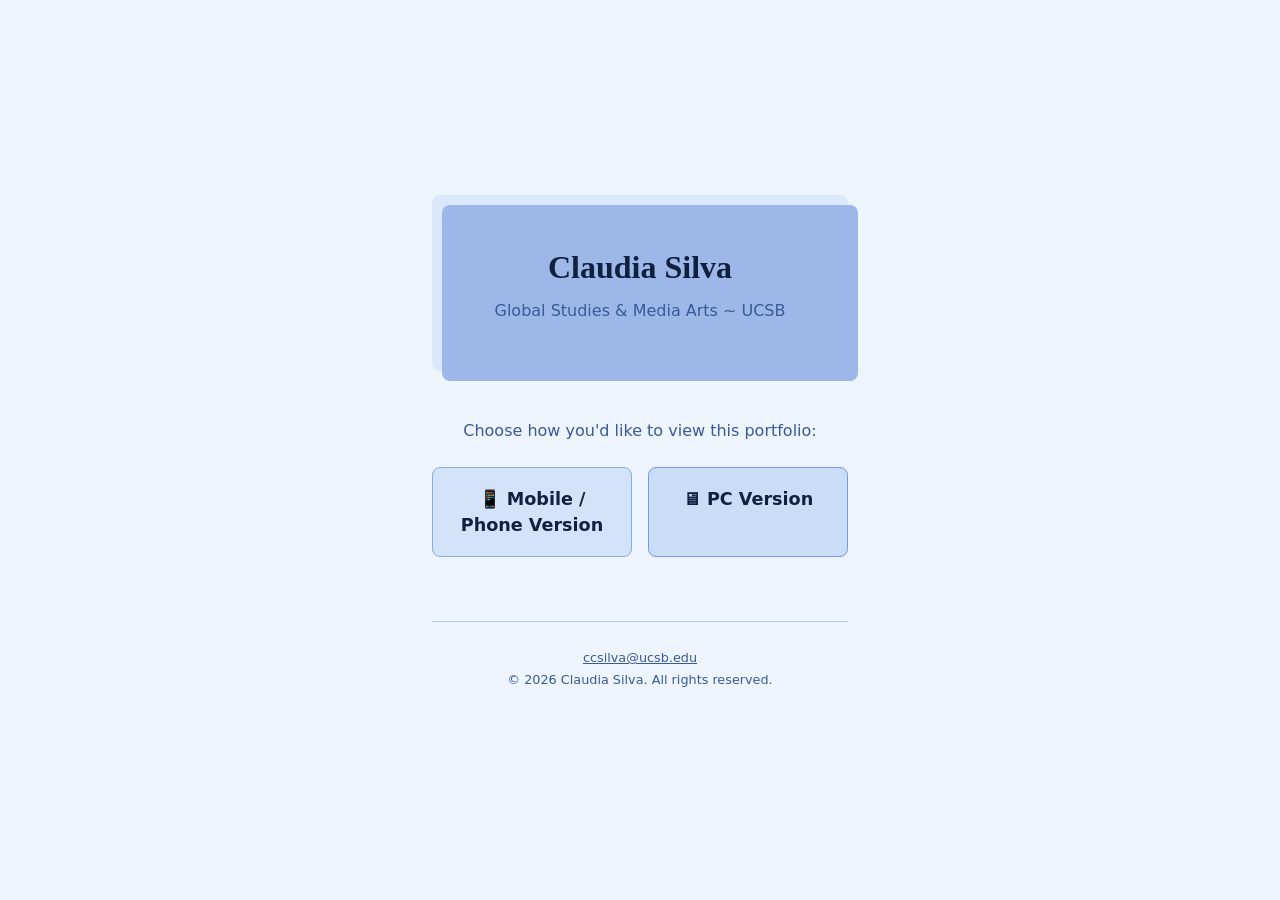
<file: index.html>
<!DOCTYPE html>
<html lang="en">
<head>
  <meta charset="utf-8">
  <meta name="viewport" content="width=device-width, initial-scale=1">
  <script>(function(){try{var t=localStorage.getItem('theme');if(t)document.documentElement.setAttribute('data-theme',t);}catch(e){}})();</script>

  <title>Claudia Silva ~ portfolio</title>

  <link rel="stylesheet" href="common.css">
  <link rel="stylesheet" href="landing.css">
</head>
<body class="landing">

<div class="landing-content">
  <header class="card">
    <h1>Claudia Silva</h1>
    <p>Global Studies & Media Arts ~ UCSB</p>
  </header>

  <p class="landing-intro">Choose how you'd like to view this portfolio:</p>

  <div class="landing-buttons">
    <a class="landing-btn mobile" href="mobile.html">&#128241; Mobile / Phone Version</a>
    <a class="landing-btn desktop" href="desktop.html">&#128421; PC Version</a>
  </div>

  <footer class="site-footer">
    <p><a href="mailto:ccsilva@ucsb.edu">ccsilva@ucsb.edu</a></p>
    <p>&copy; 2026 Claudia Silva. All rights reserved.</p>
  </footer>
</div>

</body>
</html>
</file>
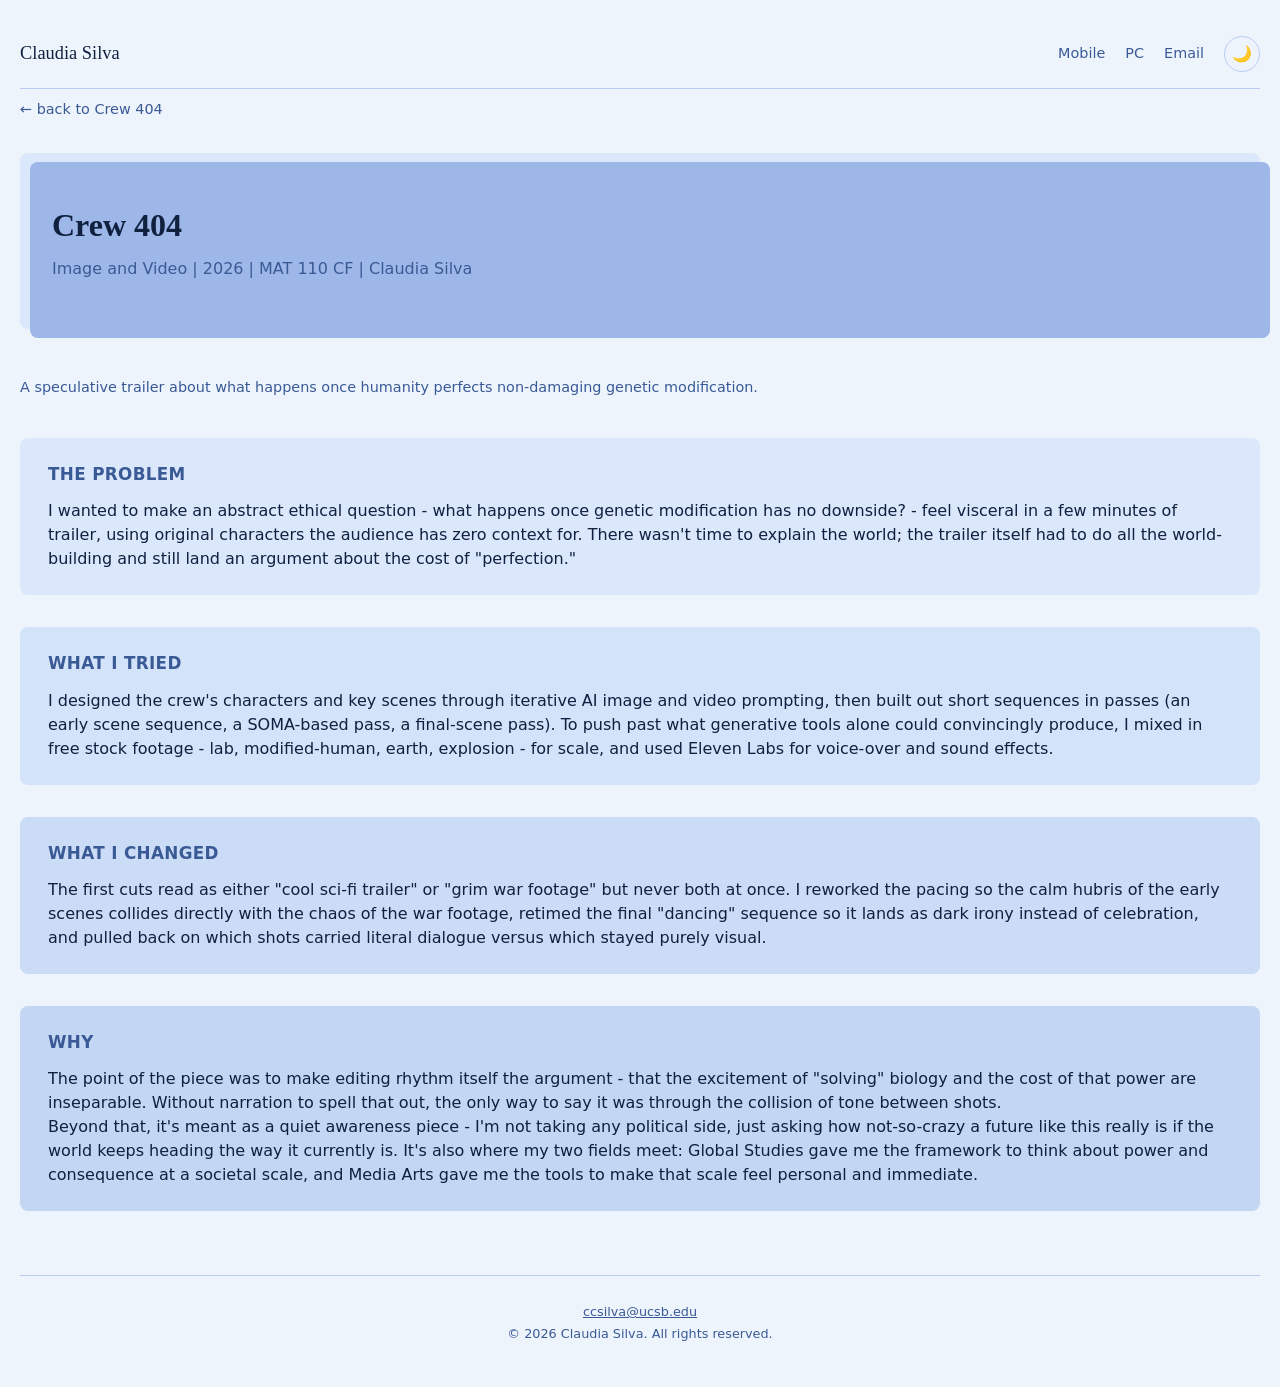
<file: case-crew.html>
<!DOCTYPE html>
<html lang="en">
<head>
  <meta charset="utf-8">
  <meta name="viewport" content="width=device-width, initial-scale=1">
  <script>(function(){try{var t=localStorage.getItem('theme');if(t)document.documentElement.setAttribute('data-theme',t);}catch(e){}})();</script>

  <title>Crew 404 ~ case study</title>

  <link rel="stylesheet" href="common.css">
  <link rel="stylesheet" href="case.css">
</head>
<body>

<nav class="site-nav">
  <a class="site-name" href="index.html">Claudia Silva</a>
  <div class="site-nav-links">
    <a href="mobile.html">Mobile</a>
    <a href="desktop.html">PC</a>
    <a href="mailto:ccsilva@ucsb.edu">Email</a>
    <button type="button" class="theme-toggle" data-theme-toggle aria-label="Toggle dark mode">🌙</button>
  </div>
</nav>

<a class="case-back" href="desktop.html#crew404">&larr; back to Crew 404</a>

<header class="card">
  <h1>Crew 404</h1>
  <p>Image and Video | 2026 | MAT 110 CF | Claudia Silva</p>
</header>

<main>
  <p class="case-meta">A speculative trailer about what happens once humanity perfects non-damaging genetic modification.</p>

  <section class="case-section">
    <h2>The problem</h2>
    <p>
      I wanted to make an abstract ethical question - what happens once genetic modification has no downside? - feel visceral in a few minutes of trailer, using original characters the audience has zero context for. There wasn't time to explain the world; the trailer itself had to do all the world-building and still land an argument about the cost of "perfection."
    </p>
  </section>

  <section class="case-section">
    <h2>What I tried</h2>
    <p>
      I designed the crew's characters and key scenes through iterative AI image and video prompting, then built out short sequences in passes (an early scene sequence, a SOMA-based pass, a final-scene pass). To push past what generative tools alone could convincingly produce, I mixed in free stock footage - lab, modified-human, earth, explosion - for scale, and used Eleven Labs for voice-over and sound effects.
    </p>
  </section>

  <section class="case-section">
    <h2>What I changed</h2>
    <p>
      The first cuts read as either "cool sci-fi trailer" or "grim war footage" but never both at once. I reworked the pacing so the calm hubris of the early scenes collides directly with the chaos of the war footage, retimed the final "dancing" sequence so it lands as dark irony instead of celebration, and pulled back on which shots carried literal dialogue versus which stayed purely visual.
    </p>
  </section>

  <section class="case-section">
    <h2>Why</h2>
    <p>
      The point of the piece was to make editing rhythm itself the argument - that the excitement of "solving" biology and the cost of that power are inseparable. Without narration to spell that out, the only way to say it was through the collision of tone between shots.
    </p>
    <p>
      Beyond that, it's meant as a quiet awareness piece - I'm not taking any political side, just asking how not-so-crazy a future like this really is if the world keeps heading the way it currently is. It's also where my two fields meet: Global Studies gave me the framework to think about power and consequence at a societal scale, and Media Arts gave me the tools to make that scale feel personal and immediate.
    </p>
  </section>
</main>

<footer class="site-footer">
  <p><a href="mailto:ccsilva@ucsb.edu">ccsilva@ucsb.edu</a></p>
  <p>&copy; 2026 Claudia Silva. All rights reserved.</p>
</footer>

<script src="common.js"></script>

</body>
</html>
</file>
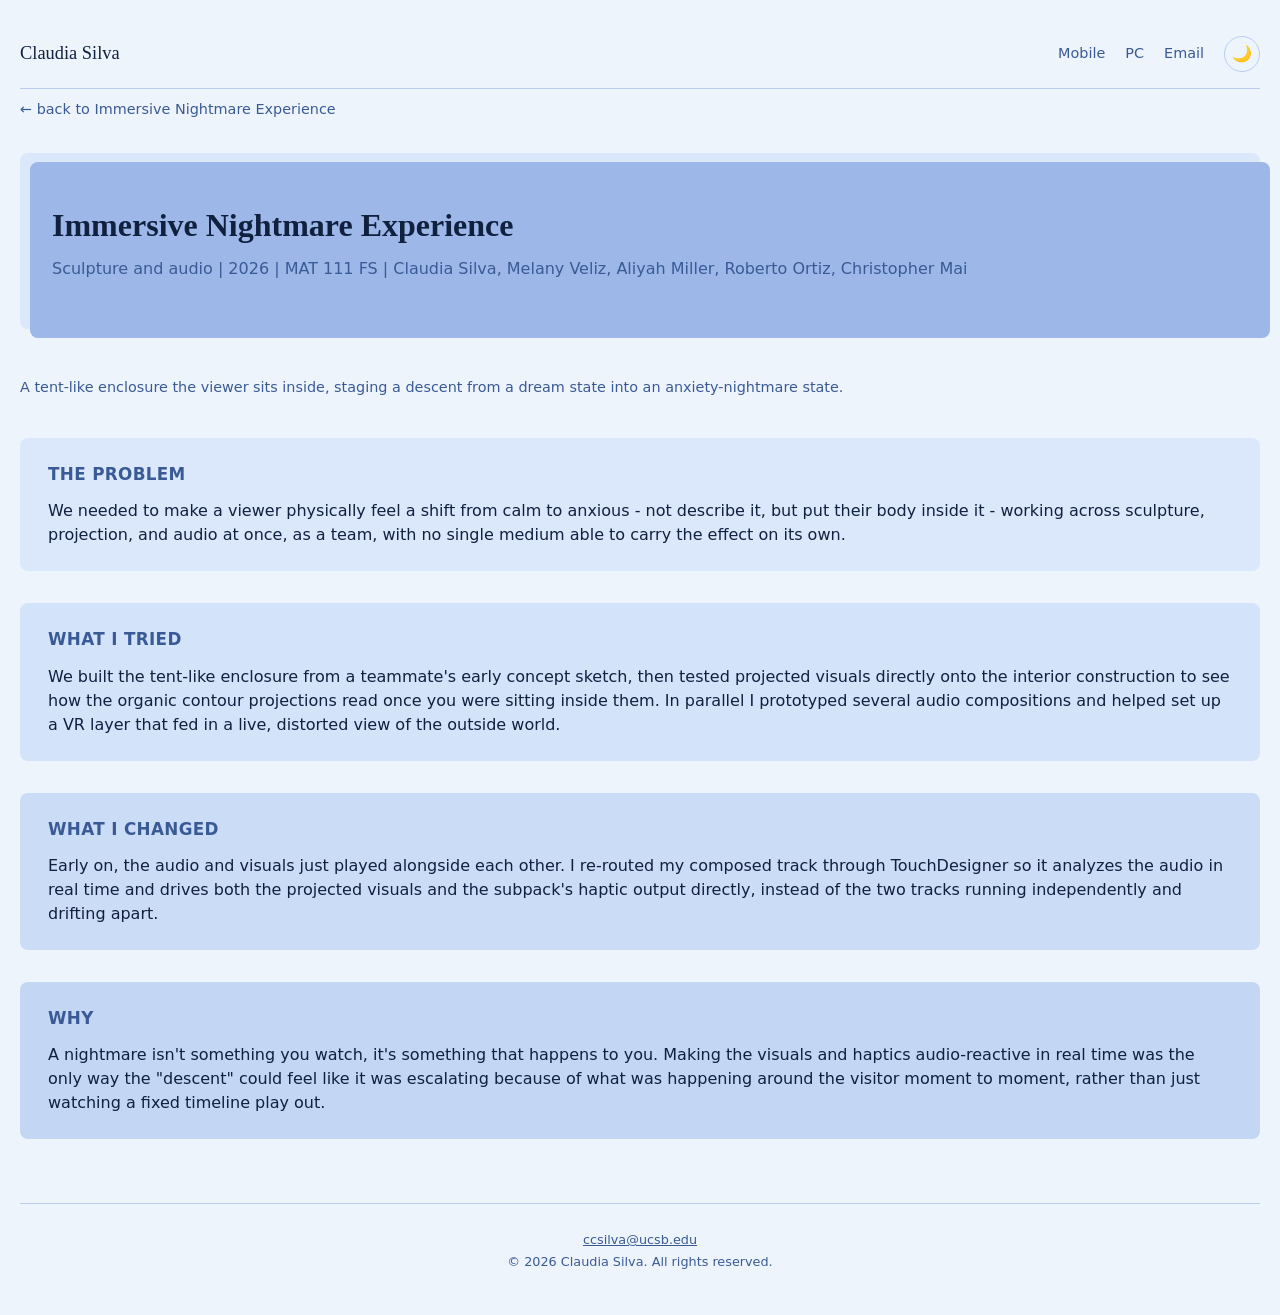
<file: case-nexp.html>
<!DOCTYPE html>
<html lang="en">
<head>
  <meta charset="utf-8">
  <meta name="viewport" content="width=device-width, initial-scale=1">
  <script>(function(){try{var t=localStorage.getItem('theme');if(t)document.documentElement.setAttribute('data-theme',t);}catch(e){}})();</script>

  <title>Immersive Nightmare Experience ~ case study</title>

  <link rel="stylesheet" href="common.css">
  <link rel="stylesheet" href="case.css">
</head>
<body>

<nav class="site-nav">
  <a class="site-name" href="index.html">Claudia Silva</a>
  <div class="site-nav-links">
    <a href="mobile.html">Mobile</a>
    <a href="desktop.html">PC</a>
    <a href="mailto:ccsilva@ucsb.edu">Email</a>
    <button type="button" class="theme-toggle" data-theme-toggle aria-label="Toggle dark mode">🌙</button>
  </div>
</nav>

<a class="case-back" href="desktop.html#nexp">&larr; back to Immersive Nightmare Experience</a>

<header class="card">
  <h1>Immersive Nightmare Experience</h1>
  <p>Sculpture and audio | 2026 | MAT 111 FS | Claudia Silva, Melany Veliz, Aliyah Miller, Roberto Ortiz, Christopher Mai</p>
</header>

<main>
  <p class="case-meta">A tent-like enclosure the viewer sits inside, staging a descent from a dream state into an anxiety-nightmare state.</p>

  <section class="case-section">
    <h2>The problem</h2>
    <p>
      We needed to make a viewer physically feel a shift from calm to anxious - not describe it, but put their body inside it - working across sculpture, projection, and audio at once, as a team, with no single medium able to carry the effect on its own.
    </p>
  </section>

  <section class="case-section">
    <h2>What I tried</h2>
    <p>
      We built the tent-like enclosure from a teammate's early concept sketch, then tested projected visuals directly onto the interior construction to see how the organic contour projections read once you were sitting inside them. In parallel I prototyped several audio compositions and helped set up a VR layer that fed in a live, distorted view of the outside world.
    </p>
  </section>

  <section class="case-section">
    <h2>What I changed</h2>
    <p>
      Early on, the audio and visuals just played alongside each other. I re-routed my composed track through TouchDesigner so it analyzes the audio in real time and drives both the projected visuals and the subpack's haptic output directly, instead of the two tracks running independently and drifting apart.
    </p>
  </section>

  <section class="case-section">
    <h2>Why</h2>
    <p>
      A nightmare isn't something you watch, it's something that happens to you. Making the visuals and haptics audio-reactive in real time was the only way the "descent" could feel like it was escalating because of what was happening around the visitor moment to moment, rather than just watching a fixed timeline play out.
    </p>
  </section>
</main>

<footer class="site-footer">
  <p><a href="mailto:ccsilva@ucsb.edu">ccsilva@ucsb.edu</a></p>
  <p>&copy; 2026 Claudia Silva. All rights reserved.</p>
</footer>

<script src="common.js"></script>

</body>
</html>
</file>
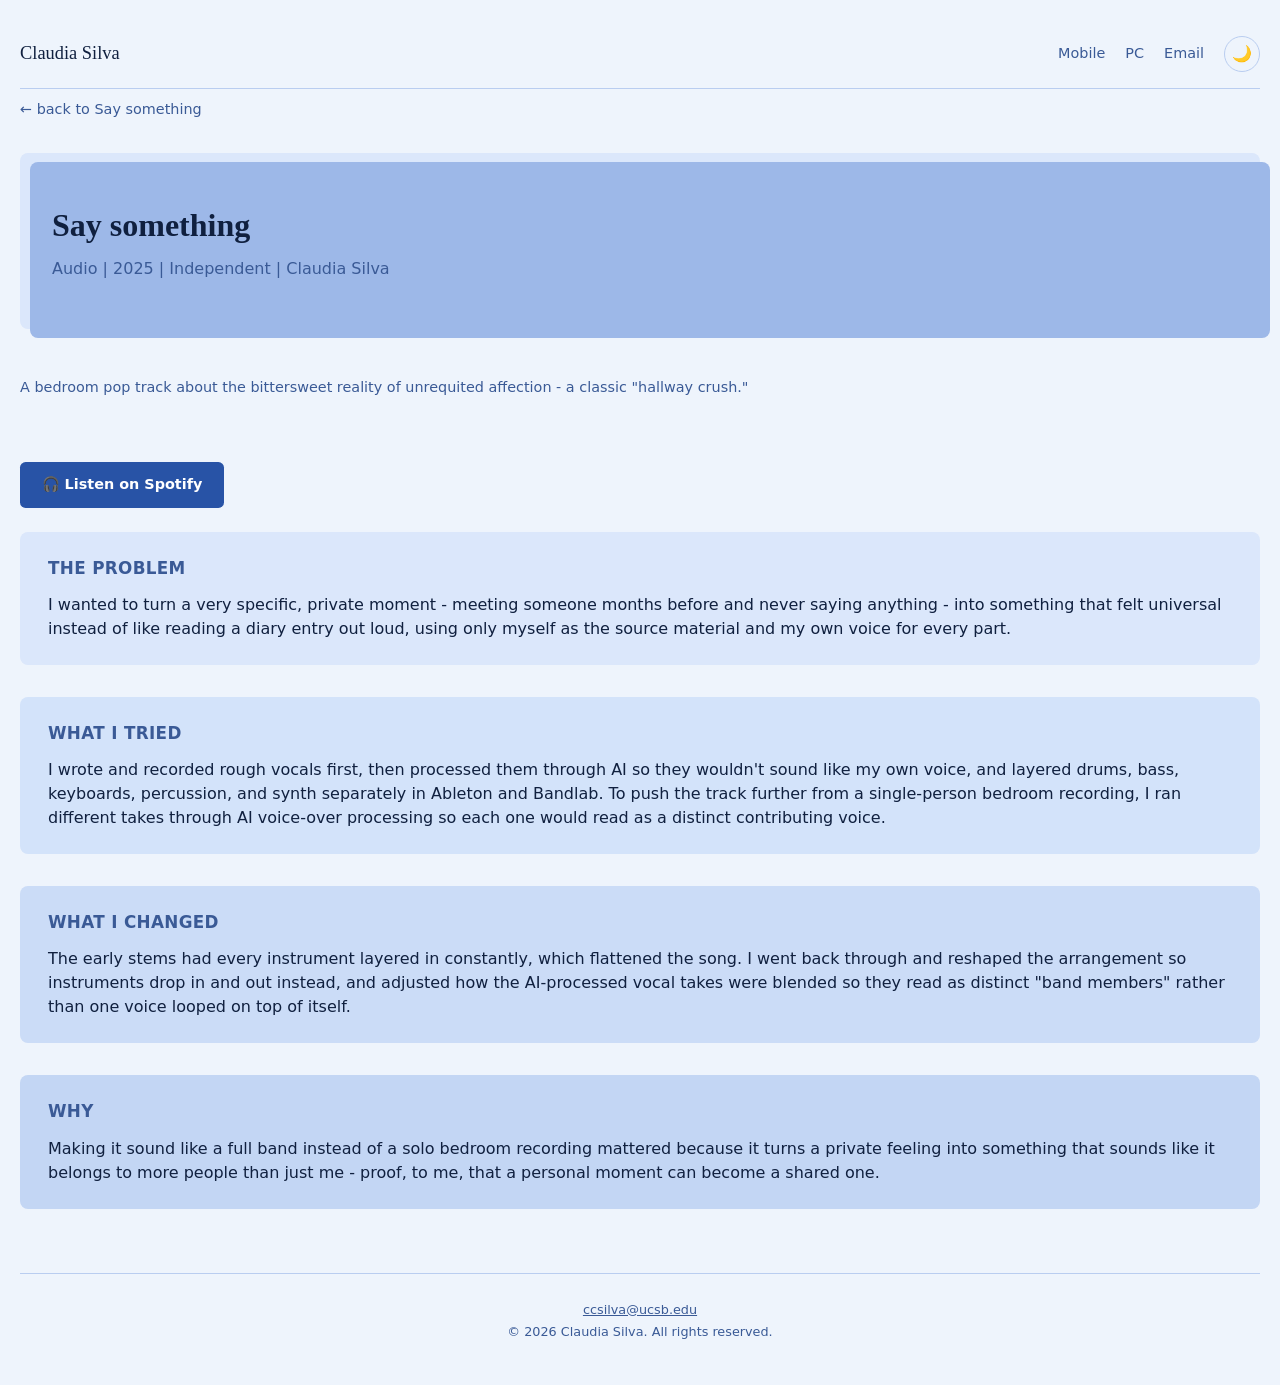
<file: case-saysmt.html>
<!DOCTYPE html>
<html lang="en">
<head>
  <meta charset="utf-8">
  <meta name="viewport" content="width=device-width, initial-scale=1">
  <script>(function(){try{var t=localStorage.getItem('theme');if(t)document.documentElement.setAttribute('data-theme',t);}catch(e){}})();</script>

  <title>Say something ~ case study</title>

  <link rel="stylesheet" href="common.css">
  <link rel="stylesheet" href="case.css">
</head>
<body>

<nav class="site-nav">
  <a class="site-name" href="index.html">Claudia Silva</a>
  <div class="site-nav-links">
    <a href="mobile.html">Mobile</a>
    <a href="desktop.html">PC</a>
    <a href="mailto:ccsilva@ucsb.edu">Email</a>
    <button type="button" class="theme-toggle" data-theme-toggle aria-label="Toggle dark mode">🌙</button>
  </div>
</nav>

<a class="case-back" href="desktop.html#saysmt">&larr; back to Say something</a>

<header class="card">
  <h1>Say something</h1>
  <p>Audio | 2025 | Independent | Claudia Silva</p>
</header>

<main>
  <p class="case-meta">A bedroom pop track about the bittersweet reality of unrequited affection - a classic "hallway crush."</p>

  <a class="btn" href="https://open.spotify.com/album/69P5ujsU7jsOLyKcj2JAEk?si=c976e1f453e9438d" target="_blank" rel="noopener">&#127911; Listen on Spotify</a>

  <section class="case-section">
    <h2>The problem</h2>
    <p>
      I wanted to turn a very specific, private moment - meeting someone months before and never saying anything - into something that felt universal instead of like reading a diary entry out loud, using only myself as the source material and my own voice for every part.
    </p>
  </section>

  <section class="case-section">
    <h2>What I tried</h2>
    <p>
      I wrote and recorded rough vocals first, then processed them through AI so they wouldn't sound like my own voice, and layered drums, bass, keyboards, percussion, and synth separately in Ableton and Bandlab. To push the track further from a single-person bedroom recording, I ran different takes through AI voice-over processing so each one would read as a distinct contributing voice.
    </p>
  </section>

  <section class="case-section">
    <h2>What I changed</h2>
    <p>
      The early stems had every instrument layered in constantly, which flattened the song. I went back through and reshaped the arrangement so instruments drop in and out instead, and adjusted how the AI-processed vocal takes were blended so they read as distinct "band members" rather than one voice looped on top of itself.
    </p>
  </section>

  <section class="case-section">
    <h2>Why</h2>
    <p>
      Making it sound like a full band instead of a solo bedroom recording mattered because it turns a private feeling into something that sounds like it belongs to more people than just me - proof, to me, that a personal moment can become a shared one.
    </p>
  </section>
</main>

<footer class="site-footer">
  <p><a href="mailto:ccsilva@ucsb.edu">ccsilva@ucsb.edu</a></p>
  <p>&copy; 2026 Claudia Silva. All rights reserved.</p>
</footer>

<script src="common.js"></script>

</body>
</html>
</file>
<file: common.css>
/* Shared base for every page: palette (light + dark), typography, the
   "card + depth square" component, nav/footer, and the process
   grid + slideshow.
   Mobile-first: everything below is written for a single-column phone
   layout by default. desktop.css / mobile.css only ADD to this with
   min-width media queries - nothing here assumes a wide screen. */

/* ---- light palette (default) ------------------------------------- */
:root {
  --bg:            #eef4fc;
  --ink:           #10203f;
  --ink-soft:      #3a5a96;

  --card-header:   #dbe7fb;
  --accent-header: #9db8e8;

  --card-crew:     #d3e3fa;
  --accent-crew:   #86ade6;

  --card-nexp:     #cbdcf7;
  --accent-nexp:   #6f9fe0;

  --card-saysmt:   #c3d6f4;
  --accent-saysmt: #5f8fd6;

  --panel:         #e4edfb;
  --panel-border:  #b9cdf0;
  --btn:           #2853a6;
  --btn-hover:     #1f3f82;
  --ring:          #5b82c4;
  --on-accent:     #ffffff;
}

/* ---- dark palette: its own chosen colors, not an inversion of the
   light set - swapped in automatically for users whose system prefers
   dark, unless they've explicitly picked "light" with the toggle --- */
@media (prefers-color-scheme: dark) {
  :root:not([data-theme="light"]) {
    --bg:            #050336;
    --ink:           #ffffff;
    --ink-soft:      #b9c4f0;

    --card-header:   #101046;
    --accent-header: #2541a8;

    --card-crew:     #0b2154;
    --accent-crew:   #1c5fc9;

    --card-nexp:     #0a2a5e;
    --accent-nexp:   #2f74d6;

    --card-saysmt:   #113a6b;
    --accent-saysmt: #1f6fb0;

    --panel:         #0a0850;
    --panel-border:  #23206e;
    --btn:           #1b1870;
    --btn-hover:     #262299;
    --ring:          #3a6ea5;
    --on-accent:     #ffffff;
  }
}

/* explicit toggle wins over system preference in both directions */
:root[data-theme="dark"] {
  --bg:            #050336;
  --ink:           #ffffff;
  --ink-soft:      #b9c4f0;

  --card-header:   #101046;
  --accent-header: #2541a8;

  --card-crew:     #0b2154;
  --accent-crew:   #1c5fc9;

  --card-nexp:     #0a2a5e;
  --accent-nexp:   #2f74d6;

  --card-saysmt:   #113a6b;
  --accent-saysmt: #1f6fb0;

  --panel:         #0a0850;
  --panel-border:  #23206e;
  --btn:           #1b1870;
  --btn-hover:     #262299;
  --ring:          #3a6ea5;
  --on-accent:     #ffffff;
}

* { box-sizing: border-box; }

body {
  font-family: system-ui, -apple-system, "Helvetica Neue", Arial, sans-serif;
  line-height: 1.5;
  color: var(--ink);
  background: var(--bg);
  margin: 0 auto;
  padding: 1.25rem;
  transition: background-color 0.2s ease, color 0.2s ease;
}

h1, h2, h3 {
  font-family: "Stencil Std", "Stencil", "Copperplate", fantasy;
  color: var(--ink);
}

a { color: inherit; }

/* --- site nav ------------------------------------------------------- */
.site-nav {
  display: flex;
  align-items: center;
  justify-content: space-between;
  padding: 1rem 0;
  margin-bottom: 0.5rem;
  border-bottom: 1px solid var(--panel-border);
}

.site-name {
  font-family: "Stencil Std", "Stencil", "Copperplate", fantasy;
  font-size: 1.15rem;
  text-decoration: none;
  color: var(--ink);
}

.site-nav-links {
  display: flex;
  align-items: center;
  gap: 1.25rem;
}

.site-nav-links a {
  text-decoration: none;
  color: var(--ink-soft);
  font-size: 0.9rem;
}
.site-nav-links a:hover { color: var(--ink); }

.theme-toggle {
  width: 2.25rem;
  height: 2.25rem;
  border: 1px solid var(--panel-border);
  border-radius: 999px;
  background: none;
  color: var(--ink);
  font-size: 1rem;
  line-height: 1;
  cursor: pointer;
  display: flex;
  align-items: center;
  justify-content: center;
}
.theme-toggle:hover { border-color: var(--ring); }

/* --- quiet footer ----------------------------------------------------*/
.site-footer {
  margin: 4rem 0 1.5rem;
  padding-top: 1.5rem;
  border-top: 1px solid var(--panel-border);
  color: var(--ink-soft);
  font-size: 0.8rem;
  text-align: center;
}
.site-footer p { margin: 0.15rem 0; }
.site-footer a { color: var(--ink-soft); }

/* --- depth-square card component ---------------------------------- */
/* A solid color block sits behind the text, and a second, different
   blue square peeks out from underneath it, so the text reads as a
   raised layer against the page background. */
.card {
  position: relative;
  z-index: 1;
  isolation: isolate;
  padding: 1.25rem 1.5rem;
  border-radius: 0.5rem;
  margin: 0 0 0.25rem;
  transition: background-color 0.2s ease;
}

.card::before {
  content: "";
  position: absolute;
  z-index: -1;
  top: 0.6rem;
  left: 0.6rem;
  width: 100%;
  height: 100%;
  border-radius: 0.5rem;
  transition: background-color 0.2s ease;
}

/* hero: at least double the card padding, more room to breathe */
header.card {
  padding: 3rem 2rem;
  margin: 0.5rem 0 3rem;
  background: var(--card-header);
}
header.card::before { background: var(--accent-header); }
header.card h1 { margin: 0; }
header.card p { color: var(--ink-soft); margin: 0.5rem 0 0; }

.project:nth-of-type(1) .text.card { background: var(--card-crew); }
.project:nth-of-type(1) .text.card::before { background: var(--accent-crew); }

.project:nth-of-type(2) .text.card { background: var(--card-nexp); }
.project:nth-of-type(2) .text.card::before { background: var(--accent-nexp); }

.project:nth-of-type(3) .text.card { background: var(--card-saysmt); }
.project:nth-of-type(3) .text.card::before { background: var(--accent-saysmt); }

.project h2 { margin: 0 0 0.25rem; }
.project .meta { color: var(--ink-soft); font-size: 0.9rem; margin: 0 0 1rem; }

/* mobile-first default: figure stacked above its text, full width,
   with real breathing room before the process section underneath */
.project-main { margin-bottom: 3rem; }
.project-main figure { margin: 0 0 1.75rem; }

/* --- media -----------------------------------------------------------*/
.project { margin: 0 0 7rem; }
figure { margin: 1.5rem 0; }
img, video { max-width: 100%; display: block; }
figcaption { color: var(--ink-soft); font-size: 0.85rem; margin-top: 0.4rem; }

/* --- process: grid overview + detail slideshow ------------------------
   The grid is built from the slideshow's own .slide elements by
   common.js, so there's one source of truth for media + captions. The
   grid is for a quick scan; the slideshow underneath is for a closer
   look, since almost nobody actually clicks prev/next arrows. */
.process { margin: 0 0 7rem; }
.process h3 { margin: 0 0 0.4rem; }
.process-hint { color: var(--ink-soft); font-size: 0.85rem; margin: 0 0 1rem; }

.slide-grid {
  display: grid;
  grid-template-columns: repeat(auto-fill, minmax(6rem, 1fr));
  gap: 0.75rem;
  margin: 0 0 1.75rem;
}

.grid-item {
  display: flex;
  flex-direction: column;
  align-items: center;
  gap: 0.4rem;
  padding: 0.5rem;
  border: 1px solid var(--panel-border);
  background: var(--panel);
  border-radius: 0.4rem;
  cursor: pointer;
  color: var(--ink);
  font: inherit;
  text-align: center;
}
.grid-item:hover,
.grid-item:focus-visible { border-color: var(--ring); }
.grid-item[aria-current="true"] { border-color: var(--ring); border-width: 2px; }

.grid-item img {
  width: 100%;
  height: 5rem;
  object-fit: cover;
  border-radius: 0.3rem;
  display: block;
  pointer-events: none;
}

.grid-icon {
  width: 100%;
  height: 5rem;
  display: flex;
  align-items: center;
  justify-content: center;
  font-size: 1.6rem;
  background: var(--btn);
  color: var(--on-accent);
  border-radius: 0.3rem;
}

.grid-caption {
  font-size: 0.7rem;
  color: var(--ink-soft);
  line-height: 1.25;
}

/* process-of-creation slideshow: supports any file type (image, video,
   audio, or a plain file link) since it only ever shows/hides a .slide
   wrapper - it never inspects what's inside. */
.slideshow {
  position: relative;
  padding: 1.5rem 3.25rem;
  background: var(--panel);
  border: 1px solid var(--panel-border);
  border-radius: 0.5rem;
  transition: background-color 0.2s ease;
}

.slideshow .slides { position: relative; }

.slide { display: none; text-align: center; }
.slide.is-active { display: block; }

.slide img,
.slide video {
  max-width: 100%;
  max-height: 22rem;
  margin: 0 auto;
  display: block;
  border-radius: 0.25rem;
}

.slide audio { width: 100%; }

.slide .file-link {
  display: inline-block;
  padding: 0.75rem 1.25rem;
  color: var(--on-accent);
  background: var(--btn);
  border-radius: 0.25rem;
  text-decoration: none;
}
.slide .file-link:hover { background: var(--btn-hover); }

.slide-caption {
  color: var(--ink-soft);
  font-size: 0.85rem;
  margin: 0.75rem 0 0;
}

.slide-prev,
.slide-next {
  position: absolute;
  top: 50%;
  transform: translateY(-50%);
  width: 2.25rem;
  height: 2.25rem;
  border: 1px solid var(--ring);
  border-radius: 50%;
  background: var(--btn);
  color: var(--on-accent);
  font-size: 1rem;
  line-height: 1;
  cursor: pointer;
}
.slide-prev:hover,
.slide-next:hover { background: var(--btn-hover); }

.slide-prev { left: 0.5rem; }
.slide-next { right: 0.5rem; }

.slide-counter {
  text-align: center;
  color: var(--ink-soft);
  font-size: 0.8rem;
  margin: 1rem 0 0;
}

.case-study-btn,
.btn {
  display: inline-block;
  margin: 1.5rem 0;
  padding: 0.75rem 1.35rem;
  background: var(--btn);
  color: var(--on-accent);
  text-decoration: none;
  border-radius: 0.35rem;
  font-size: 0.9rem;
  font-weight: 600;
}
.case-study-btn:hover,
.btn:hover { background: var(--btn-hover); }
</file>
<file: landing.css>
/* Landing / gate page - mobile-first: buttons stack in one column by
   default, and only sit side-by-side once there's room. */

body.landing {
  max-width: none;
  min-height: 100vh;
  display: flex;
  align-items: center;
  justify-content: center;
}

.landing-content {
  max-width: 26rem;
  width: 100%;
  text-align: center;
}

.landing-intro {
  color: var(--ink-soft);
  margin: 0 0 1.5rem;
}

.landing-buttons {
  display: flex;
  flex-direction: column;
  gap: 1rem;
}

.landing-btn {
  display: block;
  padding: 1.1rem 1.5rem;
  border-radius: 0.5rem;
  text-decoration: none;
  font-weight: 600;
  font-size: 1.1rem;
  color: var(--ink);
}

.landing-btn.mobile {
  background: var(--card-crew);
  border: 1px solid var(--accent-crew);
}
.landing-btn.mobile:hover { background: var(--accent-crew); }

.landing-btn.desktop {
  background: var(--card-nexp);
  border: 1px solid var(--accent-nexp);
}
.landing-btn.desktop:hover { background: var(--accent-nexp); }

@media (min-width: 30rem) {
  .landing-buttons { flex-direction: row; }
  .landing-btn { flex: 1; }
}
</file>
<file: case.css>
/* Case study pages: same nav/footer/card system as the rest of the
   site, just a simpler single-column read. */

.case-back {
  display: inline-block;
  margin: 0 0 1.5rem;
  color: var(--ink-soft);
  text-decoration: none;
  font-size: 0.9rem;
}
.case-back:hover { color: var(--ink); }

.case-meta {
  color: var(--ink-soft);
  font-size: 0.9rem;
  margin: 0 0 2.5rem;
}

.case-section {
  margin: 0 0 2rem;
  padding: 1.5rem 1.75rem;
  border-radius: 0.5rem;
}
.case-section h2 {
  margin: 0 0 0.75rem;
  font-size: 1.05rem;
  font-family: system-ui, -apple-system, "Helvetica Neue", Arial, sans-serif;
  letter-spacing: 0.02em;
  text-transform: uppercase;
  color: var(--ink-soft);
}
.case-section p { margin: 0; }

.case-section:nth-of-type(1) { background: var(--card-header); }
.case-section:nth-of-type(2) { background: var(--card-crew); }
.case-section:nth-of-type(3) { background: var(--card-nexp); }
.case-section:nth-of-type(4) { background: var(--card-saysmt); }
</file>
